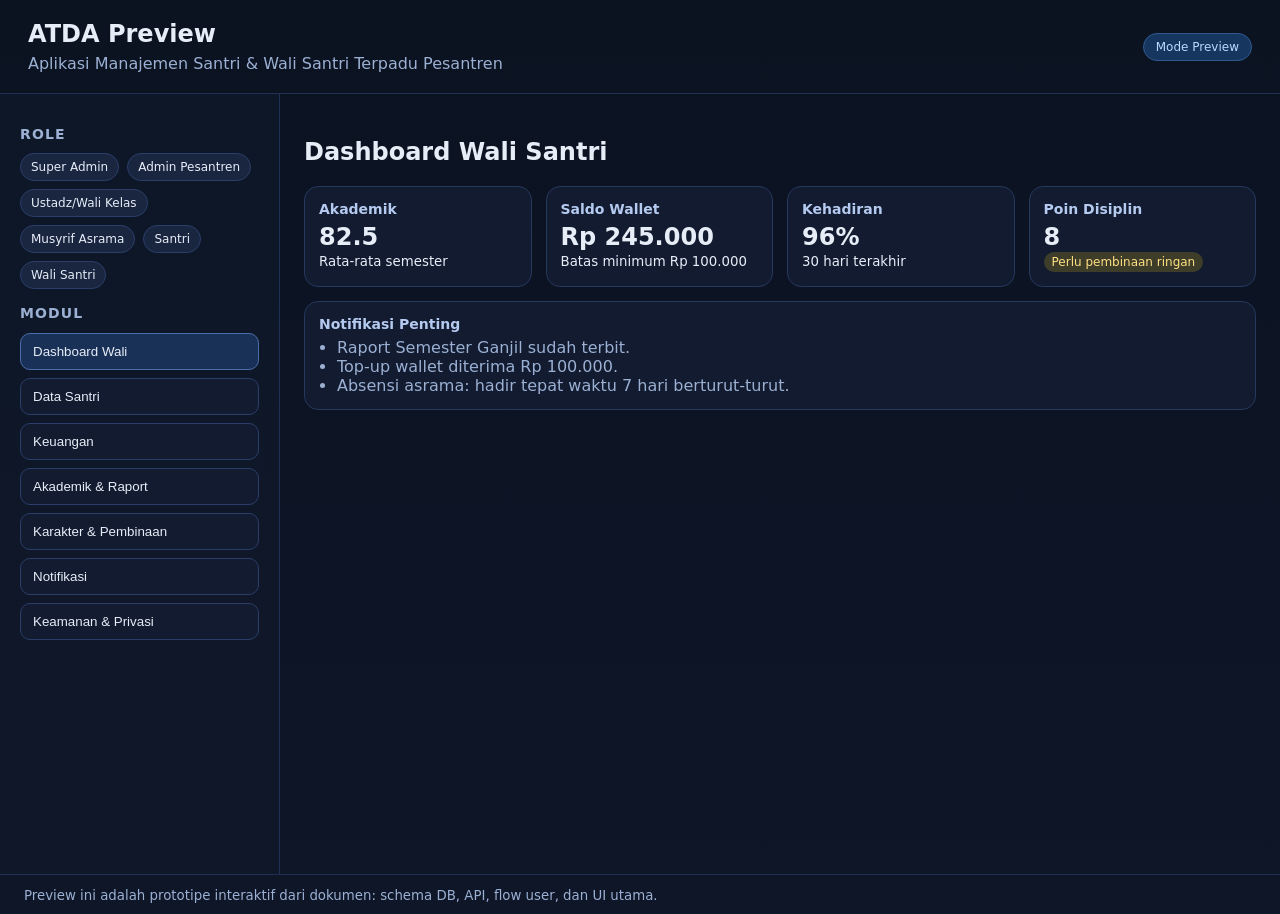
<file: index.html>
<!doctype html>
<html lang="id">
<head>
  <meta charset="UTF-8" />
  <meta name="viewport" content="width=device-width, initial-scale=1.0" />
  <title>ATDA - Redirect</title>
  <meta http-equiv="refresh" content="0; url=./preview/" />
  <script>
    window.location.replace('./preview/');
  </script>
  <style>
    body { font-family: Arial, sans-serif; display:grid; place-items:center; min-height:100vh; margin:0; background:#0f172a; color:#e2e8f0; }
    .box { text-align:center; padding:24px; }
    a { color:#93c5fd; }
  </style>
</head>
<body>
  <div class="box">
    <h1>Mengarahkan ke Landing Page ATDA...</h1>
    <p>Jika tidak otomatis, klik <a href="./preview/">buka landing page</a>.</p>
  </div>
</body>
</html>
</file>
<file: preview/styles.css>
:root {
  --bg: #0b1220;
  --panel: #121b2f;
  --soft: #1a2640;
  --text: #e7edf7;
  --muted: #9bb0d3;
  --ok: #2ecc71;
  --warn: #f1c40f;
  --danger: #ff6b6b;
  --accent: #67b3ff;
}

* {
  box-sizing: border-box;
}

body {
  margin: 0;
  font-family: Inter, system-ui, -apple-system, Segoe UI, Roboto, Arial, sans-serif;
  background: linear-gradient(180deg, #0b1220, #0e1628);
  color: var(--text);
}

.topbar {
  display: flex;
  align-items: center;
  justify-content: space-between;
  padding: 20px 28px;
  border-bottom: 1px solid #203055;
}

.topbar h1 {
  margin: 0;
  font-size: 24px;
}

.topbar p {
  margin: 6px 0 0;
  color: var(--muted);
}

.badge {
  background: #16365f;
  color: #b8d8ff;
  border: 1px solid #2f598f;
  border-radius: 999px;
  padding: 6px 12px;
  font-size: 12px;
}

.container {
  display: grid;
  grid-template-columns: 280px 1fr;
  min-height: calc(100vh - 120px);
}

.sidebar {
  border-right: 1px solid #203055;
  padding: 20px;
  background: rgba(16, 24, 42, 0.8);
}

.sidebar h2 {
  font-size: 14px;
  text-transform: uppercase;
  letter-spacing: 0.08em;
  color: var(--muted);
}

.role-list {
  display: flex;
  flex-wrap: wrap;
  gap: 8px;
  margin-bottom: 16px;
}

.role-pill {
  background: var(--soft);
  border: 1px solid #2a3e69;
  border-radius: 999px;
  padding: 6px 10px;
  font-size: 12px;
}

.menu {
  display: flex;
  flex-direction: column;
  gap: 8px;
}

.menu button {
  text-align: left;
  border: 1px solid #2a3e69;
  background: var(--panel);
  color: var(--text);
  padding: 10px 12px;
  border-radius: 10px;
  cursor: pointer;
}

.menu button.active,
.menu button:hover {
  background: #1a3157;
  border-color: #4a6ea8;
}

.content {
  padding: 24px;
}

.grid {
  display: grid;
  grid-template-columns: repeat(auto-fit, minmax(220px, 1fr));
  gap: 14px;
}

.card {
  background: var(--panel);
  border: 1px solid #25385e;
  border-radius: 14px;
  padding: 14px;
}

.card h3 {
  margin: 0 0 6px;
  font-size: 14px;
  color: #b5caf0;
}

.metric {
  font-size: 24px;
  font-weight: 700;
}

.list {
  margin: 0;
  padding-left: 18px;
  color: var(--muted);
}

.status {
  display: inline-block;
  padding: 3px 8px;
  border-radius: 999px;
  font-size: 12px;
}

.ok { background: rgba(46, 204, 113, 0.2); color: #8cf0b3; }
.warn { background: rgba(241, 196, 15, 0.2); color: #ffe083; }
.danger { background: rgba(255, 107, 107, 0.2); color: #ffb1b1; }

.footer {
  border-top: 1px solid #203055;
  padding: 10px 24px;
  color: var(--muted);
}

@media (max-width: 860px) {
  .container {
    grid-template-columns: 1fr;
  }
  .sidebar {
    border-right: none;
    border-bottom: 1px solid #203055;
  }
}
</file>
